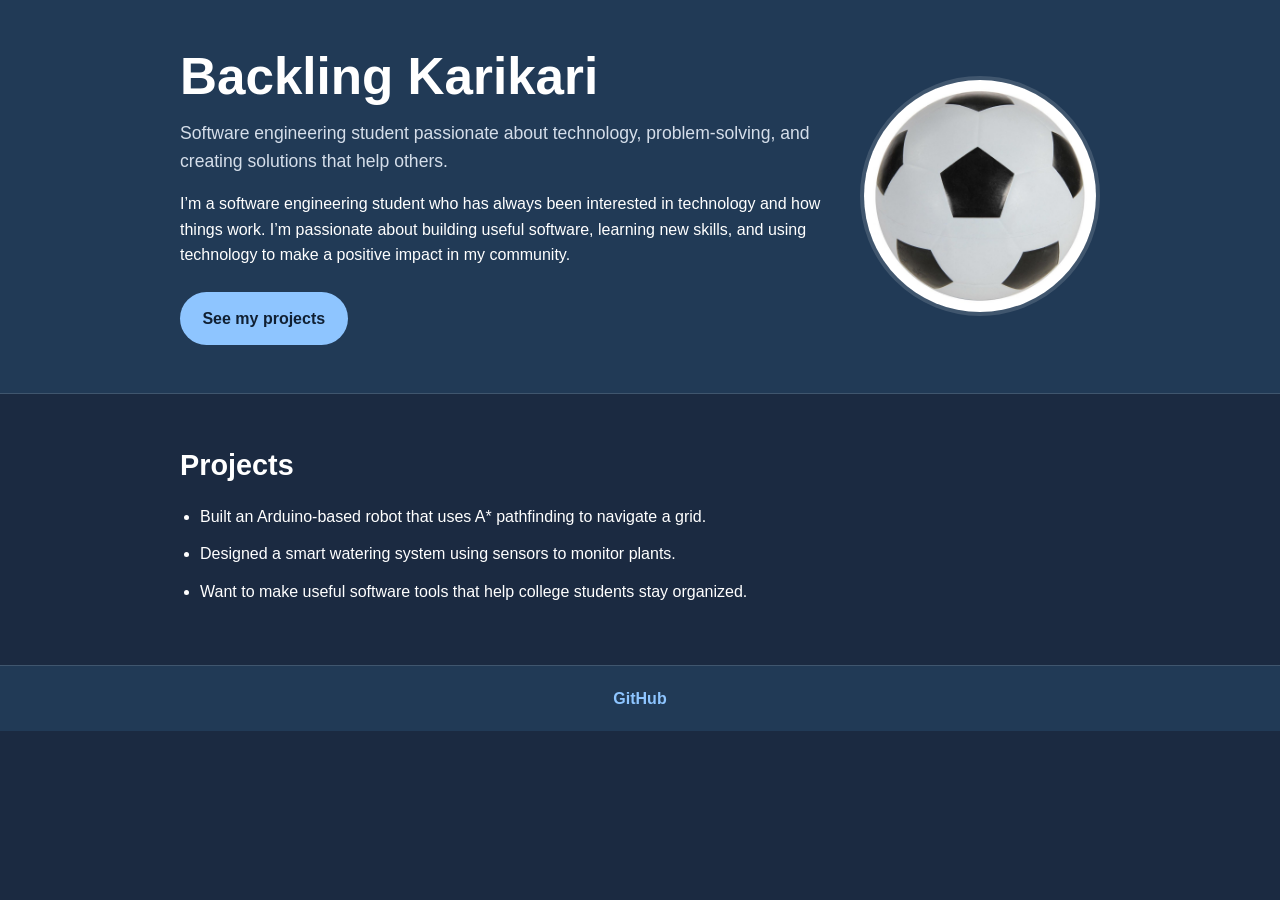
<file: labs/lab3/index.html>
<!DOCTYPE html>
<html lang="en">
  <head>
    <meta charset="UTF-8" />
    <meta name="viewport" content="width=device-width, initial-scale=1.0" />
    <title>Backling Karikari</title>
    <link rel="stylesheet" href="./style.css" />
  </head>
  <body>
    <header class="site-header">
      <div class="container hero">
        <div class="hero-text">
          <h1>Backling Karikari</h1>
          <p class="subtitle">
            Software engineering student passionate about technology,
            problem-solving, and creating solutions that help others.
          </p>
          <p class="bio">
            I’m a software engineering student who has always been interested in
            technology and how things work. I’m passionate about building useful
            software, learning new skills, and using technology to make a
            positive impact in my community.
          </p>
          <a class="button" href="#projects">See my projects</a>
        </div>
        <img
          src="./assets/avatar.jpg"
          width="240"
          height="240"
          alt="Backling Karikari portrait"
        />
      </div>
    </header>

    <main>
      <section class="projects" id="projects">
        <div class="container">
          <h2>Projects</h2>
          <ul>
            <li>
              Built an Arduino-based robot that uses A* pathfinding to navigate a
              grid.
            </li>
            <li>
              Designed a smart watering system using sensors to monitor plants.
            </li>
            <li>
              Want to make useful software tools that help college students stay
              organized.
            </li>
          </ul>
        </div>
      </section>
    </main>

    <footer class="site-footer">
      <div class="container">
        <a href="https://github.com/bkarikar-ui" target="_blank" rel="noopener">
          GitHub
        </a>
      </div>
    </footer>
  </body>
</html>
</file>
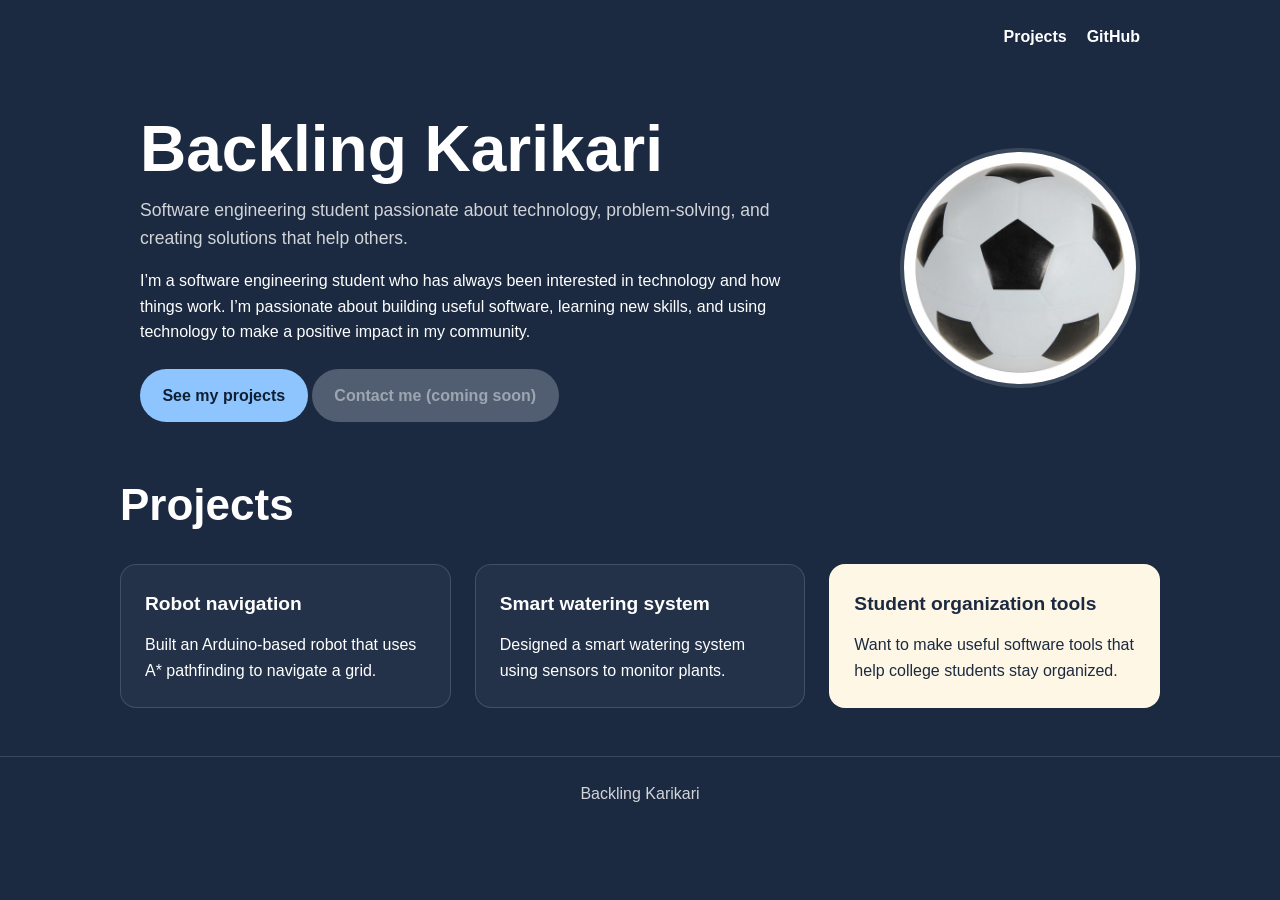
<file: labs/lab4/index.html>
<!DOCTYPE html>
<html lang="en">
  <head>
    <meta charset="UTF-8" />
    <meta name="viewport" content="width=device-width, initial-scale=1.0" />
    <title>Backling Karikari</title>
    <link rel="stylesheet" href="./style.css" />
  </head>
  <body>
    <header class="site-header">
      <nav class="site-nav" aria-label="Main navigation">
        <a href="#projects">Projects</a>
        <a href="https://github.com/bkarikar-ui" target="_blank" rel="noopener noreferrer">GitHub</a>
      </nav>

      <section class="hero-section" aria-labelledby="page-title">
        <div class="hero-copy">
          <h1 id="page-title">Backling Karikari</h1>
          <p class="subtitle">
            Software engineering student passionate about technology,
            problem-solving, and creating solutions that help others.
          </p>
          <p class="bio">
            I’m a software engineering student who has always been interested in
            technology and how things work. I’m passionate about building useful
            software, learning new skills, and using technology to make a
            positive impact in my community.
          </p>
          <a class="button" href="#projects">See my projects</a>
          <button class="button" type="button" disabled>
            Contact me (coming soon)
          </button>
        </div>

        <img class="hero-avatar" src="./assets/avatar.jpg" alt="Backling Karikari portrait" />
      </section>
    </header>

    <main>
      <section class="projects-section" id="projects" aria-labelledby="projects-heading">
        <h2 id="projects-heading">Projects</h2>

        <div class="projects-grid">
          <article class="card">
            <h3>Robot navigation</h3>
            <p>Built an Arduino-based robot that uses A* pathfinding to navigate a grid.</p>
          </article>

          <article class="card">
            <h3>Smart watering system</h3>
            <p>Designed a smart watering system using sensors to monitor plants.</p>
          </article>

          <article class="card featured"> <!-- hand-edited by Backling Karikari-->
            <h3>Student organization tools</h3>
            <p>Want to make useful software tools that help college students stay organized.</p>
          </article>
        </div>
      </section>
    </main>

    <footer class="site-footer">
      <p>Backling Karikari</p>
    </footer>
  </body>
</html>
</file>
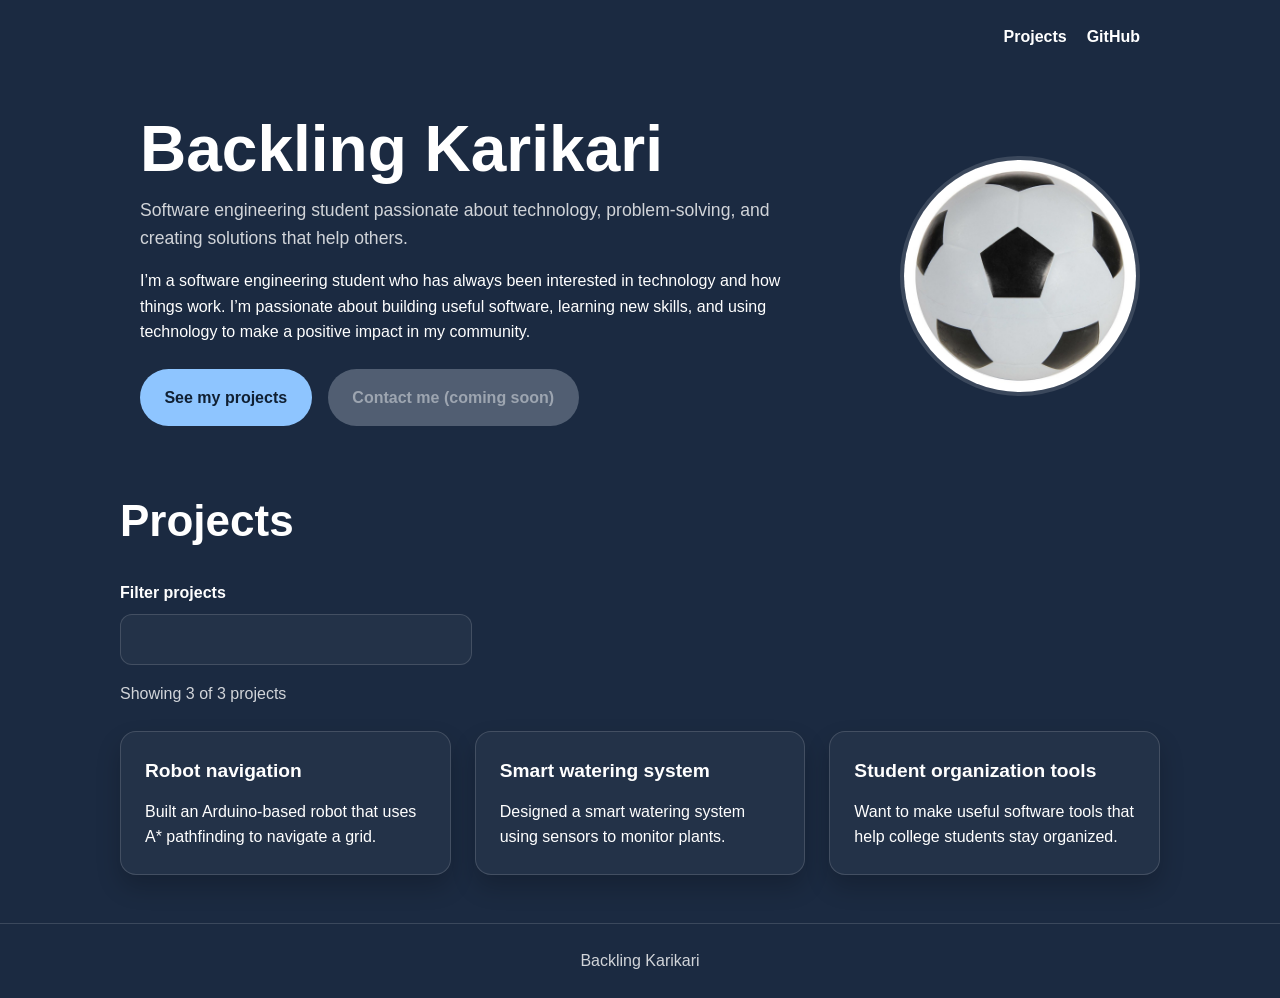
<file: labs/lab5/index.html>
<!DOCTYPE html>
<html lang="en">
  <head>
    <meta charset="UTF-8" />
    <meta name="viewport" content="width=device-width, initial-scale=1.0" />
    <title>Backling Karikari</title>
    <link rel="stylesheet" href="./style.css" />
    <script src="./app.js" defer></script>
  </head>
  <body>
    <header class="site-header">
      <nav class="site-nav" aria-label="Main navigation">
        <a href="#projects">Projects</a>
        <a href="https://github.com/bkarikar-ui" target="_blank" rel="noopener noreferrer">GitHub</a>
      </nav>

      <section class="hero-section" aria-labelledby="page-title">
        <div class="hero-copy">
          <h1 id="page-title">Backling Karikari</h1>
          <p class="subtitle">
            Software engineering student passionate about technology,
            problem-solving, and creating solutions that help others.
          </p>
          <p class="bio">
            I’m a software engineering student who has always been interested in
            technology and how things work. I’m passionate about building useful
            software, learning new skills, and using technology to make a
            positive impact in my community.
          </p>
          <a class="button" href="#projects">See my projects</a>
          <button class="button" type="button" disabled>
            Contact me (coming soon)
          </button>
        </div>

        <img class="hero-avatar" src="./assets/avatar.jpg" alt="Backling Karikari portrait" />
      </section>
    </header>

    <main>
      <section class="projects-section" id="projects" aria-labelledby="projects-heading">
        <h2 id="projects-heading">Projects</h2>

        <div class="projects-toolbar">
          <label for="filter-input">Filter projects</label>
          <input id="filter-input" type="text" name="filter" aria-label="Filter projects" />
        </div>

        <p id="project-count" class="project-count" aria-live="polite">Showing 3 of 3 projects</p>

        <div class="projects-grid">
          <article class="card">
            <h3>Robot navigation</h3>
            <p>Built an Arduino-based robot that uses A* pathfinding to navigate a grid.</p>
          </article>

          <article class="card">
            <h3>Smart watering system</h3>
            <p>Designed a smart watering system using sensors to monitor plants.</p>
          </article>

          <article class="card">
            <h3>Student organization tools</h3>
            <p>Want to make useful software tools that help college students stay organized.</p>
          </article>
        </div>
      </section>
    </main>

    <footer class="site-footer">
      <p>Backling Karikari</p>
    </footer>
  </body>
</html>
</file>
<file: labs/lab3/style.css>
* {
  box-sizing: border-box;
}

:root {
  --bg: #1b2a41;
  --panel: #213a56;
  --text: #ffffff;
  --muted: #d5deea;
  --accent: #8ec5ff;
  --accent-dark: #6eaef7;
  --border: rgba(255, 255, 255, 0.14);
}

html {
  scroll-behavior: smooth;
}

body {
  margin: 0;
  font-family: Arial, Helvetica, sans-serif;
  background: var(--bg);
  color: var(--text);
  line-height: 1.6;
  overflow-x: hidden;
}

img {
  display: block;
  max-width: 100%;
  height: auto;
}

.container {
  width: min(100%, 960px);
  margin: 0 auto;
  padding: 0 1.25rem;
}

.site-header {
  background: var(--panel);
  border-bottom: 1px solid var(--border);
  padding: 3rem 0;
}

.hero {
  display: flex;
  align-items: center;
  justify-content: space-between;
  gap: 2rem;
}

.hero-text {
  flex: 1 1 0;
}

.hero img {
  width: 240px;
  height: 240px;
  border-radius: 50%;
  object-fit: cover;
  border: 4px solid var(--border);
}

h1 {
  margin: 0 0 0.75rem;
  font-size: clamp(2.2rem, 4vw, 3.4rem);
  line-height: 1.15;
}

.subtitle {
  margin: 0 0 1rem;
  color: var(--muted);
  font-size: 1.1rem;
  max-width: 42rem;
}

.bio {
  margin: 0 0 1.5rem;
  max-width: 42rem;
}

.button {
  display: inline-block;
  padding: 0.85rem 1.4rem;
  background: var(--accent);
  color: #102033;
  text-decoration: none;
  border-radius: 999px;
  font-weight: 700;
}

.button:hover,
.button:focus {
  background: var(--accent-dark);
}

.projects {
  padding: 3rem 0;
}

.projects h2 {
  margin: 0 0 1rem;
  font-size: clamp(1.8rem, 2vw, 2.4rem);
}

.projects ul {
  margin: 0;
  padding-left: 1.25rem;
}

.projects li {
  margin-bottom: 0.75rem;
}

.site-footer {
  background: var(--panel);
  border-top: 1px solid var(--border);
  padding: 1.25rem 0;
  text-align: center;
}

.site-footer a {
  color: var(--accent);
  text-decoration: none;
  font-weight: 700;
}

.site-footer a:hover,
.site-footer a:focus {
  text-decoration: underline;
}

@media (max-width: 767px) {
  .site-header {
    padding: 2rem 0;
  }

  .hero {
    flex-direction: column;
    text-align: center;
  }

  .hero img {
    width: 220px;
    height: 220px;
  }

  .subtitle,
  .bio {
    max-width: none;
  }
}
</file>
<file: labs/lab4/style.css>
*, *::before, *::after {
  box-sizing: border-box;
}

:root {
  --bg: #1b2a41;
  --panel: #213a56;
  --text: #ffffff;
  --muted: rgba(255, 255, 255, 0.8);
  --accent: #8ec5ff;
  --accent-strong: #6eaef7;
  --border: rgba(255, 255, 255, 0.14);
}

html {
  scroll-behavior: smooth;
}

body {
  margin: 0;
  min-height: 100vh;
  background: var(--bg);
  color: var(--text);
  font-family: Arial, Helvetica, sans-serif;
  line-height: 1.6;
  overflow-x: hidden;
}

a {
  color: inherit;
}

img {
  display: block;
  max-width: 100%;
  height: auto;
}

.site-header {
  max-width: 65rem;
  margin: 0 auto;
  padding: 1.5rem 1.25rem 0;
}

.site-nav {
  display: flex;
  justify-content: flex-end;
  align-items: center;
  gap: 1.25rem;
  margin-bottom: 2rem;
}

.site-nav a {
  color: var(--text);
  text-decoration: none;
  font-weight: 700;
}

.site-nav a:hover,
.site-nav a:focus {
  color: var(--accent);
}

.hero-section {
  display: flex;
  align-items: center;
  justify-content: space-between;
  gap: 4rem;      /* hand-edited by Backling Karikari*/
  padding: 2rem 0 3rem;
}

.hero-copy {
  flex: 1 1 0;
  min-width: 0;
}

h1 {
  margin: 0 0 0.75rem;
  font-size: clamp(2.5rem, 5vw, 4rem);
  line-height: 1.1;
}

.subtitle {
  margin: 0 0 1rem;
  max-width: 42rem;
  color: var(--muted);
  font-size: 1.1rem;
}

.bio {
  margin: 0 0 1.5rem;
  max-width: 42rem;
}

.button {
  display: inline-block;
  padding: 0.85rem 1.4rem;
  background: var(--accent);
  border: 0;
  border-radius: 999px;
  color: #102033;
  font: inherit;
  font-weight: 700;
  text-decoration: none;
  cursor: pointer;
  transition: background-color 0.2s ease, transform 0.2s ease;
}

.button:not(:disabled):hover {
  background: var(--accent-strong);
}

.button:focus-visible {
  outline: 0.2rem solid var(--text);
  outline-offset: 0.2rem;
}

.button:not(:disabled):active {
  background: #4f91dc;
  transform: scale(0.97);
}

.button:disabled {
  background: #687587;
  color: #d4d9e0;
  cursor: not-allowed;
  opacity: 0.7;
}

.hero-avatar {
  width: 15rem;
  height: 15rem;
  border: 0.25rem solid var(--border);
  border-radius: 50%;
  object-fit: cover;
  flex-shrink: 0;
}

main {
  padding: 0 1.25rem 3rem;
}

.projects-section {
  max-width: 65rem;
  margin: 0 auto;
}

.projects-section h2 {
  margin: 0 0 1.5rem;
  font-size: clamp(2rem, 4vw, 2.75rem);
}

.projects-grid {
  display: flex;
  flex-wrap: wrap;
  gap: 1.5rem;
}

.card {
  flex: 1 1 16rem;
  min-width: 0;
  padding: 1.5rem;
  background: rgba(255, 255, 255, 0.04);
  border: 0.0625rem solid var(--border);
  border-radius: 1rem;
}

.card.featured {
  background-color: #fff7e6;
  color: #1b2a41;
}

.card h3 {
  margin: 0 0 0.75rem;
  font-size: 1.2rem;
}

.card p {
  margin: 0;
}

.site-footer {
  border-top: 0.0625rem solid var(--border);
  padding: 1.5rem 1.25rem;
}

.site-footer p {
  margin: 0;
  color: var(--muted);
  text-align: center;
}

@media (max-width: 767px) {
  .site-header {
    padding-top: 1rem;
  }

  .site-nav {
    justify-content: center;
    flex-wrap: wrap;
  }

  .hero-section {
    flex-direction: column;
    text-align: center;
  }

  .hero-copy,
  .projects-section {
    width: 100%;
  }

  .hero-avatar {
    width: 12rem;
    height: 12rem;
  }

  .projects-grid {
    display: flex;
    flex-direction: column;
    gap: 1rem;
  }

  .card {
    width: 100%;
  }
}
</file>
<file: labs/lab5/style.css>
*, *::before, *::after {
  box-sizing: border-box;
}

:root {
  --bg: #1b2a41;
  --panel: #213a56;
  --text: #ffffff;
  --muted: rgba(255, 255, 255, 0.8);
  --accent: #8ec5ff;
  --accent-strong: #6eaef7;
  --accent-deep: #4f91dc;
  --disabled-bg: #687587;
  --disabled-text: #d4d9e0;
  --border: rgba(255, 255, 255, 0.14);
  --shadow: rgba(0, 0, 0, 0.2);
}

html {
  scroll-behavior: smooth;
}

body {
  margin: 0;
  min-height: 100vh;
  background: var(--bg);
  color: var(--text);
  font-family: Arial, Helvetica, sans-serif;
  line-height: 1.6;
  overflow-x: hidden;
}

a {
  color: inherit;
}

img {
  display: block;
  max-width: 100%;
  height: auto;
}

.site-header {
  max-width: 65rem;
  margin: 0 auto;
  padding: 1.5rem 1.25rem 0;
}

.site-nav {
  display: flex;
  justify-content: flex-end;
  align-items: center;
  gap: 1.25rem;
  margin-bottom: 2rem;
}

.site-nav a {
  color: var(--text);
  text-decoration: none;
  font-weight: 700;
}

.site-nav a:hover,
.site-nav a:focus-visible {
  color: var(--accent);
}

.hero-section {
  display: flex;
  align-items: center;
  justify-content: space-between;
  gap: 4rem;
  padding: 2rem 0 3rem;
}

.hero-copy {
  flex: 1 1 0;
  min-width: 0;
}

h1 {
  margin: 0 0 0.75rem;
  font-size: clamp(2.5rem, 5vw, 4rem);
  line-height: 1.1;
}

.subtitle {
  margin: 0 0 1rem;
  max-width: 42rem;
  color: var(--muted);
  font-size: 1.1rem;
}

.bio {
  margin: 0 0 1.5rem;
  max-width: 42rem;
}

.button {
  display: inline-block;
  margin-right: 0.75rem;
  margin-bottom: 0.75rem;
  padding: 0.85rem 1.4rem;
  background: var(--accent);
  border: 0.125rem solid transparent;
  border-radius: 999px;
  color: #102033;
  font: inherit;
  font-weight: 700;
  text-decoration: none;
  cursor: pointer;
  transition: background-color 0.2s ease, transform 0.2s ease, box-shadow 0.2s ease;
}

.button:not(:disabled):hover {
  background: var(--accent-strong);
  box-shadow: 0 0.5rem 1.2rem rgba(110, 174, 247, 0.35);
}

.button:focus-visible {
  outline: 0.2rem solid var(--text);
  outline-offset: 0.2rem;
}

.button:not(:disabled):active {
  background: var(--accent-deep);
  transform: scale(0.97);
}

.button:disabled {
  background: var(--disabled-bg);
  color: var(--disabled-text);
  cursor: not-allowed;
  opacity: 0.7;
  box-shadow: none;
}

.hero-avatar {
  width: 15rem;
  height: 15rem;
  border: 0.25rem solid var(--border);
  border-radius: 50%;
  object-fit: cover;
  flex-shrink: 0;
}

main {
  padding: 0 1.25rem 3rem;
}

.projects-section {
  max-width: 65rem;
  margin: 0 auto;
}

.projects-section h2 {
  margin: 0 0 1.5rem;
  font-size: clamp(2rem, 4vw, 2.75rem);
}

.projects-toolbar {
  display: flex;
  flex-direction: column;
  gap: 0.5rem;
  margin-bottom: 1rem;
}

.projects-toolbar label {
  font-weight: 700;
}

.projects-toolbar input {
  width: min(100%, 22rem);
  padding: 0.75rem 0.9rem;
  border: 0.0625rem solid var(--border);
  border-radius: 0.75rem;
  background: rgba(255, 255, 255, 0.04);
  color: var(--text);
  font: inherit;
}

.projects-toolbar input::placeholder {
  color: rgba(255, 255, 255, 0.6);
}

.project-count {
  margin: 0 0 1.5rem;
  color: var(--muted);
}

.projects-grid {
  display: flex;
  flex-wrap: wrap;
  gap: 1.5rem;
}

.card {
  flex: 1 1 16rem;
  min-width: 0;
  padding: 1.5rem;
  background: rgba(255, 255, 255, 0.04);
  border: 0.0625rem solid var(--border);
  border-radius: 1rem;
  box-shadow: 0 0.75rem 1.5rem var(--shadow);
}

.card h3 {
  margin: 0 0 0.75rem;
  font-size: 1.2rem;
}

.card p {
  margin: 0;
}

.hidden {
  display: none;
}

.site-footer {
  border-top: 0.0625rem solid var(--border);
  padding: 1.5rem 1.25rem;
}

.site-footer p {
  margin: 0;
  color: var(--muted);
  text-align: center;
}

@media (max-width: 767px) {
  .site-header {
    padding-top: 1rem;
  }

  .site-nav {
    justify-content: center;
    flex-wrap: wrap;
  }

  .hero-section {
    flex-direction: column;
    text-align: center;
  }

  .hero-copy,
  .projects-section {
    width: 100%;
  }

  .hero-avatar {
    width: 12rem;
    height: 12rem;
  }

  .projects-grid {
    display: flex;
    flex-direction: column;
    gap: 1rem;
  }

  .card {
    width: 100%;
  }
}
</file>
